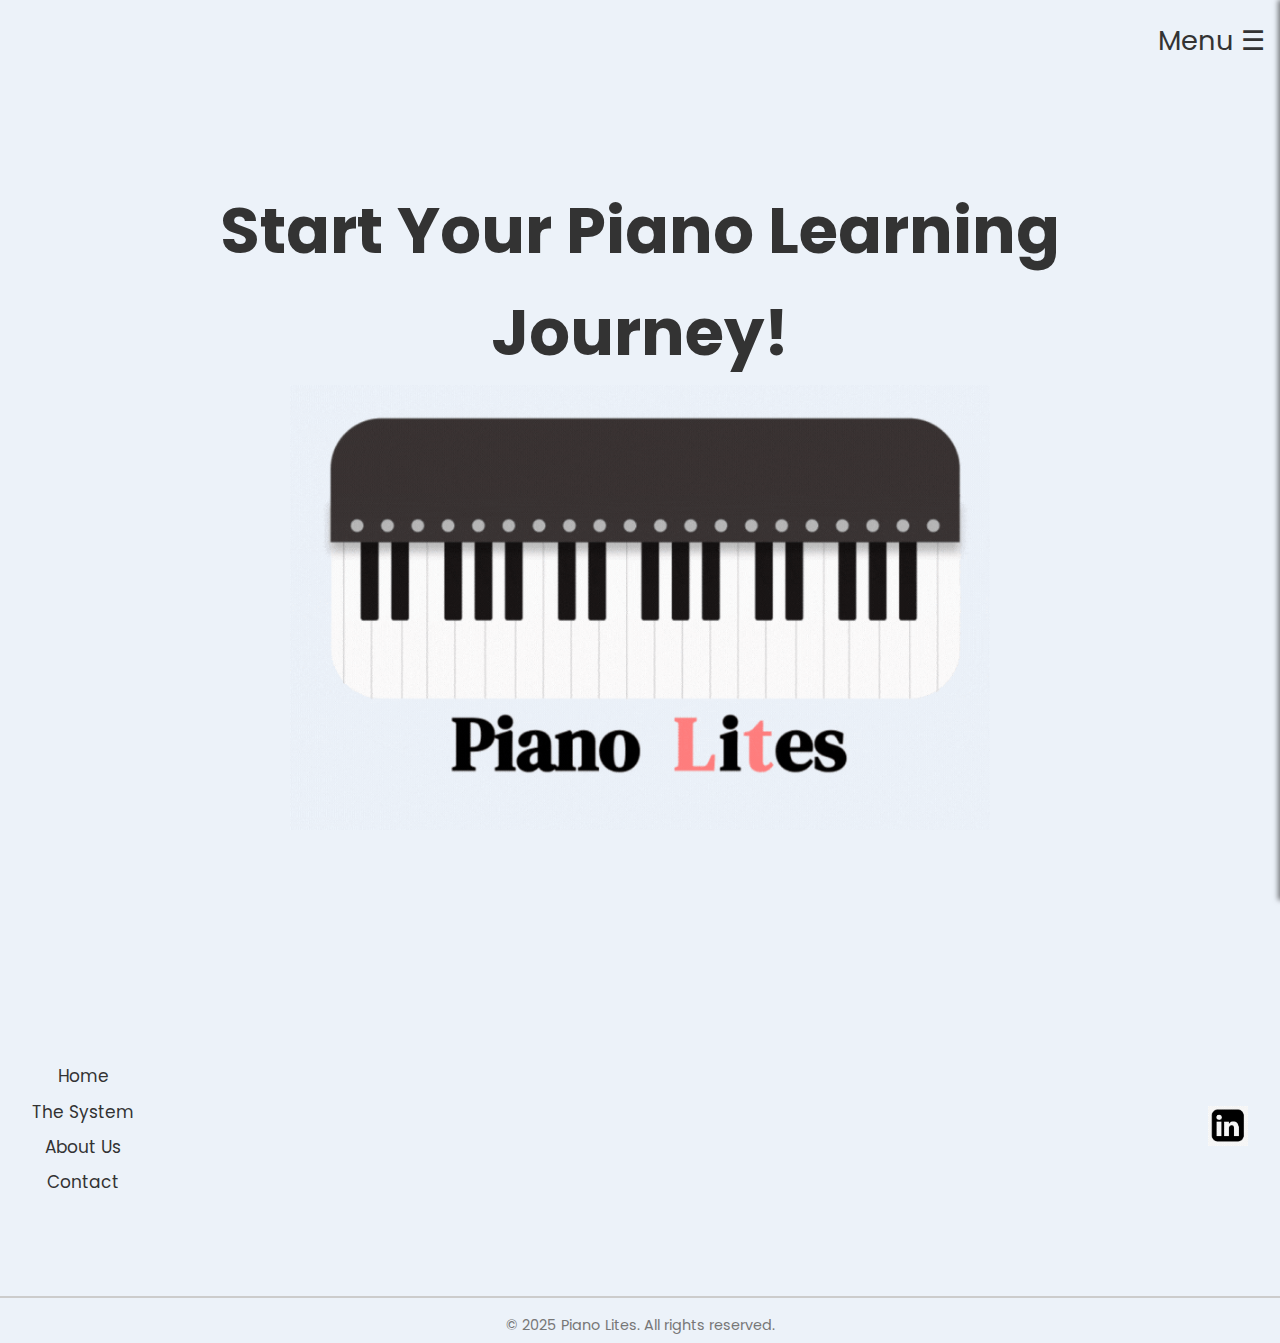
<file: index.html>
<!DOCTYPE html>
<html lang="en">
<head>
    <meta charset="UTF-8" />
    <meta name="viewport" content="width=device-width, initial-scale=1.0" />
    <link href="https://fonts.googleapis.com/css2?family=DM+Serif+Display&display=swap" rel="stylesheet">
    <link href="https://fonts.googleapis.com/css2?family=Poppins:wght@400;500;600&display=swap" rel="stylesheet">
    <link href="style.css" rel="stylesheet">
    <link rel="icon" type="image/x-icon" href="logo.png">

<!--    <link rel="stylesheet" href="https://maxcdn.bootstrapcdn.com/bootstrap/3.4.1/css/bootstrap.min.css">-->

<!--    &lt;!&ndash; jQuery library &ndash;&gt;-->
<!--    <script src="https://ajax.googleapis.com/ajax/libs/jquery/3.7.1/jquery.min.js"></script>-->

<!--    &lt;!&ndash; Latest compiled JavaScript &ndash;&gt;-->
<!--    <script src="https://maxcdn.bootstrapcdn.com/bootstrap/3.4.1/js/bootstrap.min.js"></script>-->
    <title>Piano Lites</title>
</head>
<body>
<style>
    .big {
        margin-top: 3rem;
        font-size: 4rem;
        margin-bottom: 0;
    }

    @media (max-width: 1000px) {
        .big {
            font-size: 2.7rem;
        }
    }

    @media (max-width: 800px) {
        .big {
            font-size: 2.2rem;
        }
    }




    /*@media (max-width: 1000px) {*/
    /*    .big {*/
    /*        font-size: 3.5rem;*/
    /*    }*/
    /*}*/

    /*.centered-gif {*/
    /*    margin-top: -40px;*/
    /*}*/

</style>
<header class="index-header">

<!--    <nav class="header-nav">-->
<!--        <ul>-->
<!--            <li><a href="home.html">Home</a></li>-->
<!--            <li><a href="thesystem.html">The System</a></li>-->
<!--            <li><a href="aboutus.html">About us</a></li>-->
<!--            <li><a href="contact.html">Contact</a></li>-->
<!--        </ul>-->
<!--    </nav>-->
    <button class="menu-toggle-index" onclick="toggleMenu()">Menu ☰</button>
</header>
<div id="side-menu" class="side-menu">
    <button class="close-menu" onclick="toggleMenu()">×</button>
    <ul>
        <li><a href="home.html">Home</a></li>
        <li><a href="thesystem.html">The System</a></li>
        <li><a href="aboutus.html">About us</a></li>
        <li><a href="contact.html">Contact</a></li>
    </ul>
</div>
<div class="container">
    <section>
        <h1 class="title big" >Start Your Piano Learning Journey!</h1>
        <img src=Untitleddesign-ezgif.com-crop.gif class="centered-gif">
    </section>

</div>

<footer>
    <div class="footer-container">
        <!-- Quick Links on the Left -->
        <div class="footer-left">
            <ul>
                <li><a href="thesystem.html">Home</a></li>
                <li><a href="thesystem.html">The System</a></li>
                <li><a href="aboutus.html">About Us</a></li>
                <li><a href="contact.html">Contact</a></li>
            </ul>
        </div>

        <!-- Logo in the Middle -->


        <!-- LinkedIn on the Right -->
        <div class="footer-right">
            <a href="https://www.linkedin.com/company/piano-lites/about/ target=" target="_blank">
                <img src="linkedin.png" alt="LinkedIn" class="linkedin-icon">
            </a>
        </div>
    </div>
    <hr style="border: 1px solid #ccc; margin: 1rem 0;">
    <p style="padding-bottom: 0.4rem;">&copy; 2025 Piano Lites. All rights reserved.</p>
</footer>
<script>
    function toggleMenu() {
        var sideMenu = document.getElementById('side-menu');
        sideMenu.classList.toggle('open');
    }
</script>
</body>
</html>
</file>
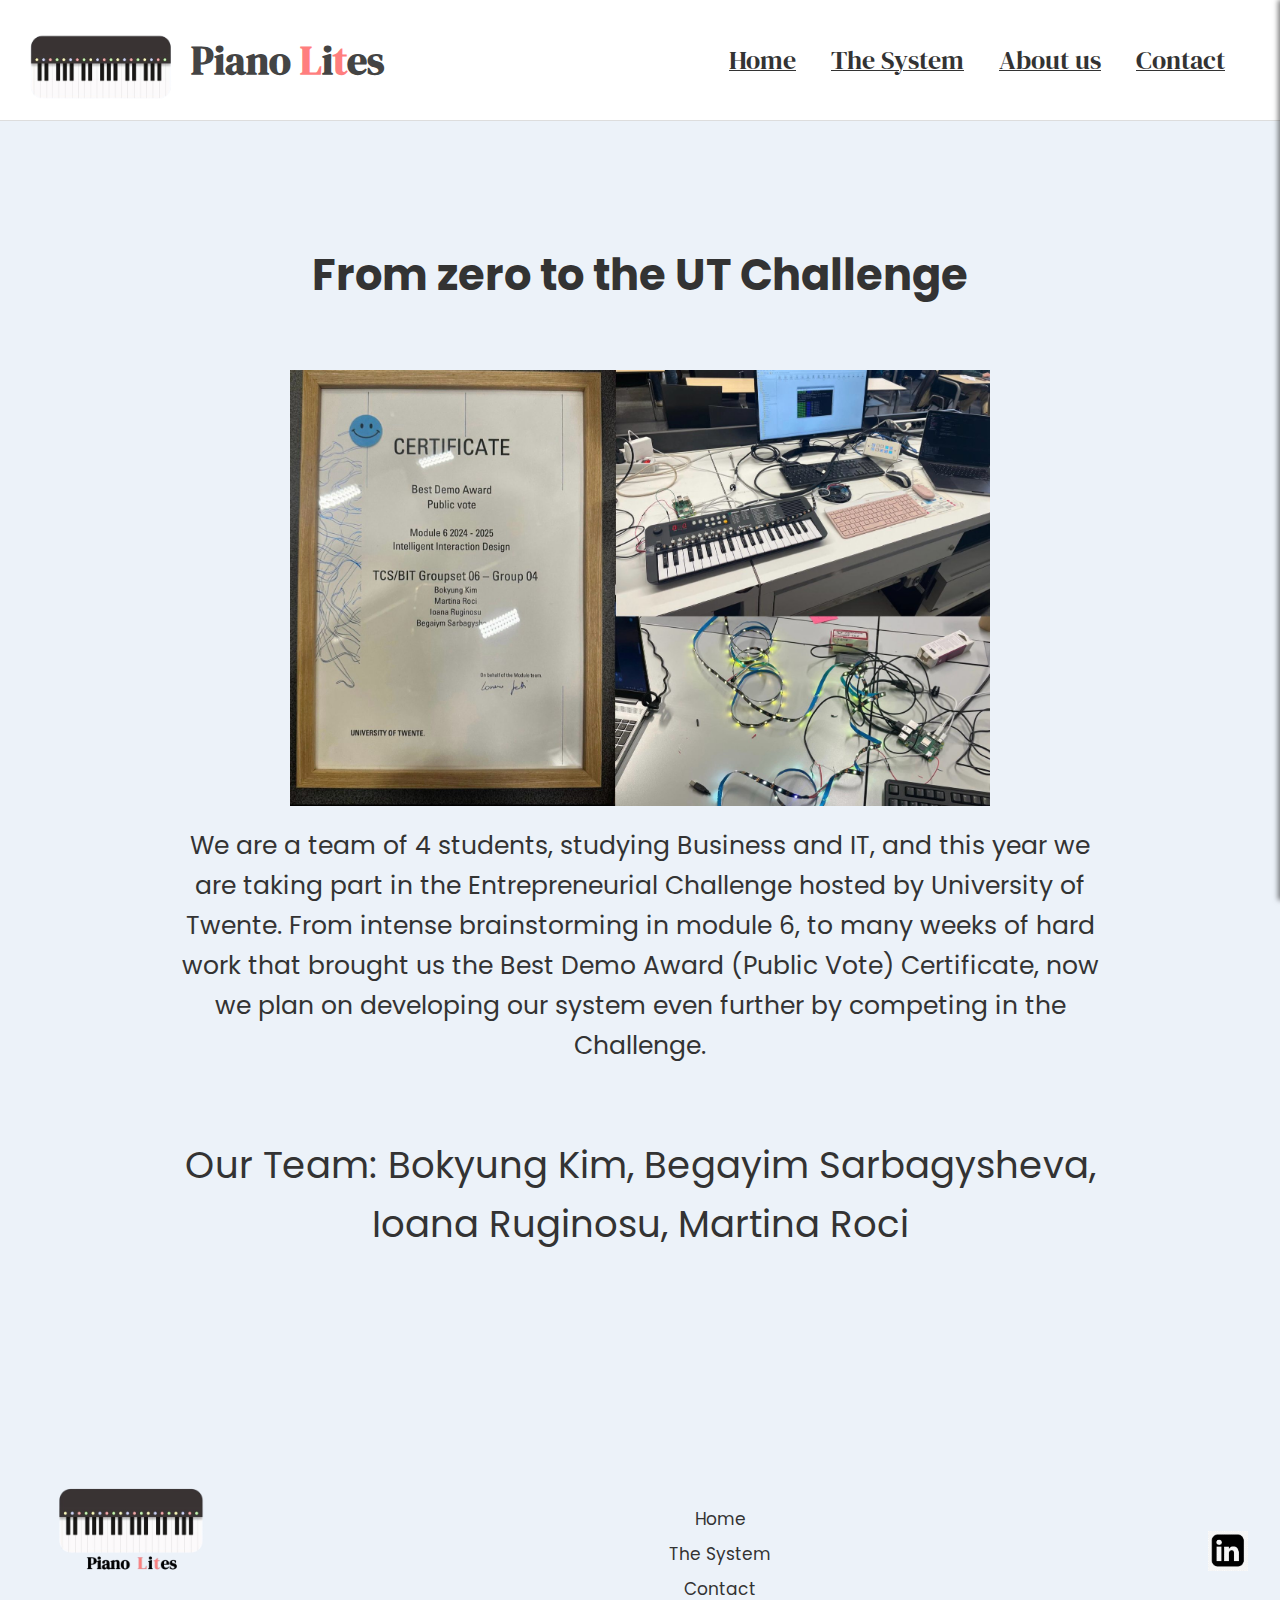
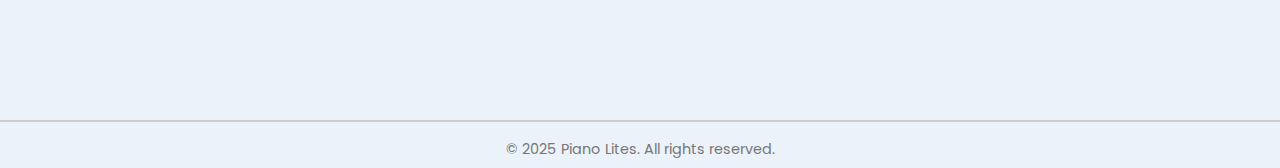
<file: aboutus.html>
<!DOCTYPE html>
<html lang="en">
<head>
  <meta charset="UTF-8" />
  <meta name="viewport" content="width=device-width, initial-scale=1.0" />
  <link href="https://fonts.googleapis.com/css2?family=DM+Serif+Display&display=swap" rel="stylesheet">
  <link href="https://fonts.googleapis.com/css2?family=Poppins:wght@400;500;600&display=swap" rel="stylesheet">
  <link href="style.css" rel="stylesheet">
  <link rel="icon" type="image/x-icon" href="logo.png">
  <title>Piano Lites | About Us</title>
</head>
<body>
<header>
  <div class="header-left">
    <img src="logo.png" alt="Project Logo" class="logo" onclick="window.location.href='index.html'" style="cursor: pointer;"/>
    <h1>Piano <span class="red">L</span>i<span class="red">t</span>es</h1>
  </div>
  <!-- Regular navigation (visible on larger screens) -->
  <div class="header-right">
    <nav class="header-nav">
      <ul>
        <li><a href="home.html">Home</a></li>
        <li><a href="thesystem.html">The System</a></li>
        <li><a href="aboutus.html">About us</a></li>
        <li><a href="contact.html">Contact</a></li>
      </ul>
    </nav>
    <!-- Hamburger button (visible on smaller screens) -->
    <button class="menu-toggle" onclick="toggleMenu()">☰</button>
  </div>
</header>

<!-- Side Menu for Smaller Screens -->
<div id="side-menu" class="side-menu">
  <button class="close-menu" onclick="toggleMenu()">×</button>
  <ul>
    <li><a href="home.html">Home</a></li>
    <li><a href="thesystem.html">The System</a></li>
    <li><a href="aboutus.html">About us</a></li>
    <li><a href="contact.html">Contact</a></li>
  </ul>
</div>
    <div class="container">
      <section class="section">
        <h1 class="title">From zero to the UT Challenge</h1>
        <img class="about-us-img"  src="aboutus-picture.jpeg">
        <p class="text">We are a team of 4 students, studying Business and IT, and this year we are taking part in the Entrepreneurial Challenge hosted by University of Twente. From intense brainstorming in module 6, to many weeks of hard work that brought us the Best Demo Award (Public Vote) Certificate, now we plan on developing our system even further by competing in the Challenge.</p>
      </section>
      <section>
        <p class="bigger">Our Team: <a>Bokyung Kim</a>, <a>Begayim Sarbagysheva</a>, <a>Ioana Ruginosu</a>, <a>Martina Roci</a></p>
      </section>
    </div>
<footer>
  <div class="footer-container">
    <div class="footer-logo">
      <img style="width: 200px" src="logo2.png" alt="Piano Lites Logo" class="footer-logo-img">
    </div>
    <!-- Quick Links on the Left -->
    <div class="footer-left">
      <ul>
        <li><a href="thesystem.html">Home</a></li>
        <li><a href="thesystem.html">The System</a></li>
        <li><a href="contact.html">Contact</a></li>
      </ul>
    </div>

    <!-- Logo in the Middle -->


    <!-- LinkedIn on the Right -->
    <div class="footer-right">
      <a href="https://www.linkedin.com/company/piano-lites/about/ target=" target="_blank">
        <img src="linkedin.png" alt="LinkedIn" class="linkedin-icon">
      </a>
    </div>
  </div>
  <hr style="border: 1px solid #ccc; margin: 1rem 0;">
  <p style="padding-bottom: 0.4rem;">&copy; 2025 Piano Lites. All rights reserved.</p>
</footer>

<script>
  function toggleMenu() {
    var sideMenu = document.getElementById('side-menu');
    sideMenu.classList.toggle('open');
  }
</script>
</body>
</html>
</file>
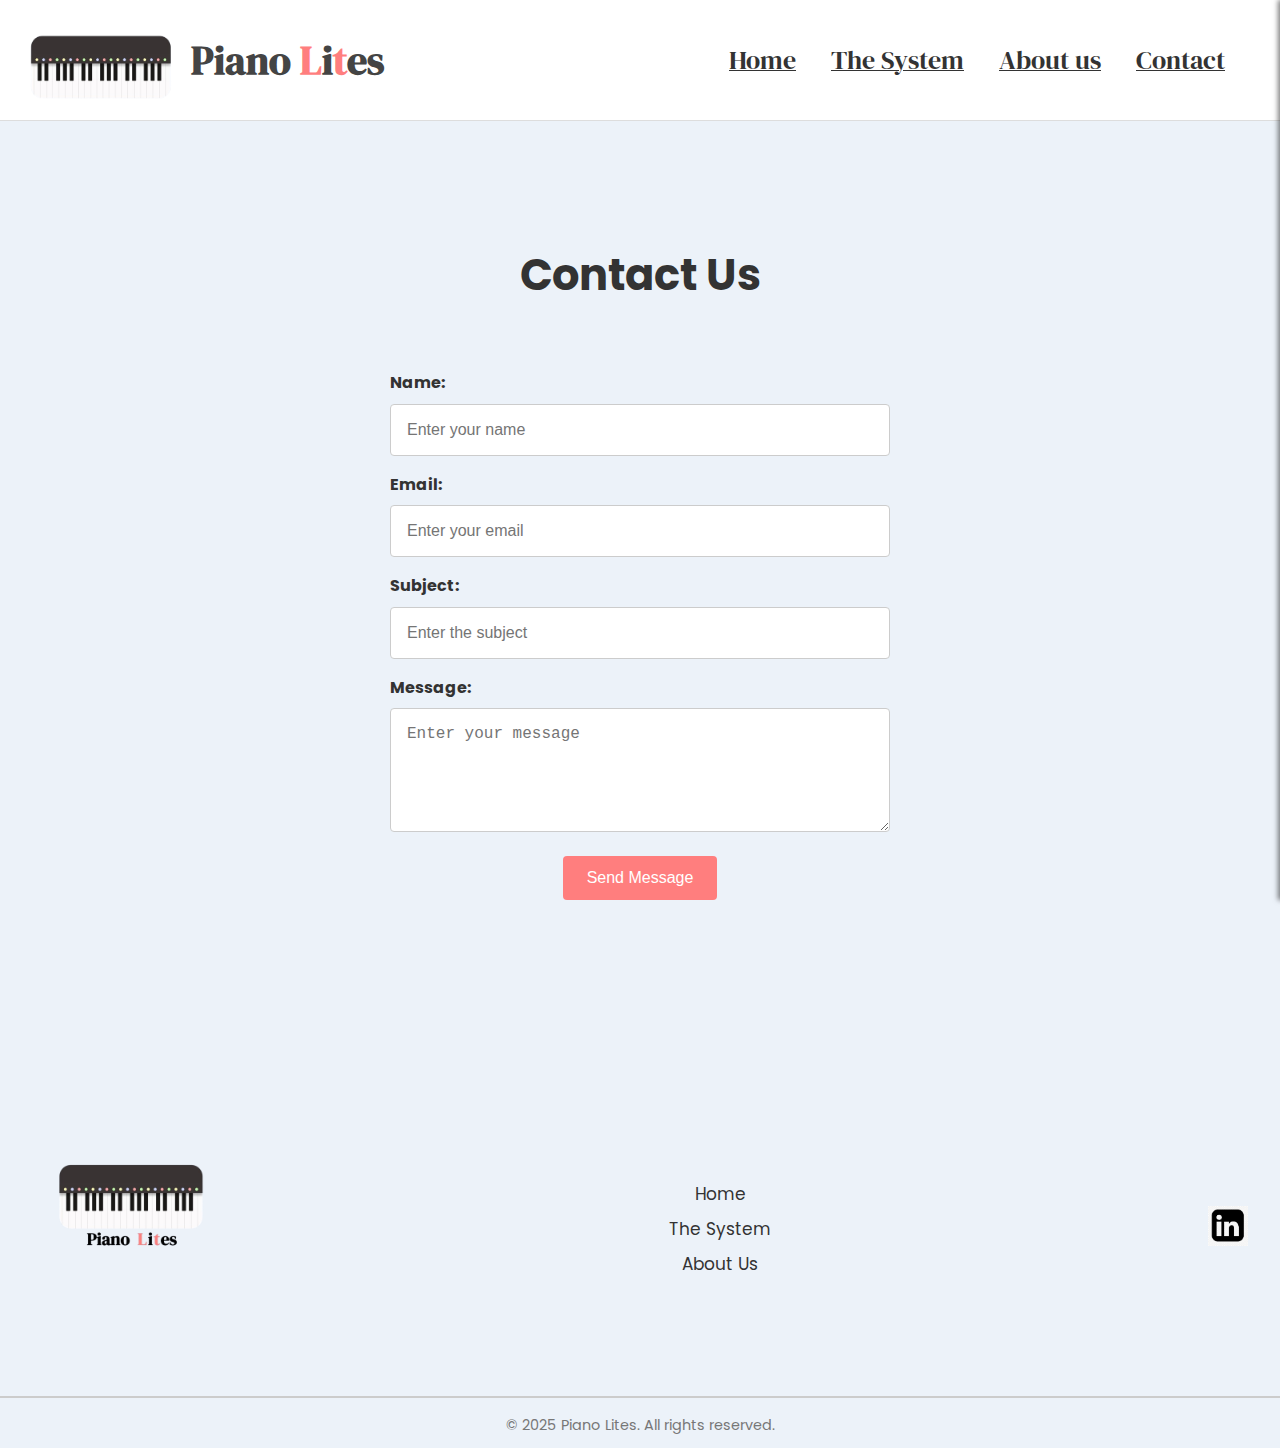
<file: contact.html>
<!DOCTYPE html>
<html lang="en">
<head>
  <meta charset="UTF-8" />
  <meta name="viewport" content="width=device-width, initial-scale=1.0" />
  <link href="https://fonts.googleapis.com/css2?family=DM+Serif+Display&display=swap" rel="stylesheet">
  <link href="https://fonts.googleapis.com/css2?family=Poppins:wght@400;500;600&display=swap" rel="stylesheet">
  <link href="style.css" rel="stylesheet">
  <link rel="icon" type="image/x-icon" href="logo.png">
  <title>Piano Lites | Contact</title>
</head>
<body>
<header>
  <div class="header-left">
    <img src="logo.png" alt="Project Logo" class="logo" onclick="window.location.href='index.html'" style="cursor: pointer;"/>
    <h1>Piano <span class="red">L</span>i<span class="red">t</span>es</h1>
  </div>
  <!-- Regular navigation (visible on larger screens) -->
  <div class="header-right">
    <nav class="header-nav">
      <ul>
        <li><a href="home.html">Home</a></li>
        <li><a href="thesystem.html">The System</a></li>
        <li><a href="aboutus.html">About us</a></li>
        <li><a href="contact.html">Contact</a></li>
      </ul>
    </nav>
    <!-- Hamburger button (visible on smaller screens) -->
    <button class="menu-toggle" onclick="toggleMenu()">☰</button>
  </div>
</header>


<!-- Side Menu for Smaller Screens -->
<div id="side-menu" class="side-menu">
  <button class="close-menu" onclick="toggleMenu()">×</button>
  <ul>
    <li><a href="home.html">Home</a></li>
    <li><a href="thesystem.html">The System</a></li>
    <li><a href="aboutus.html">About us</a></li>
    <li><a href="contact.html">Contact</a></li>
  </ul>
</div>
<div class="container">
  <div class="contact-form">
  <section class="section">

  <h2 class="title">Contact Us</h2>
  <form action="#" method="POST" class="contact-form">
    <div class="form-group">
      <label for="name">Name:</label>
      <input type="text" id="name" name="name" required placeholder="Enter your name" />
    </div>
    <div class="form-group">
      <label for="email">Email:</label>
      <input type="email" id="email" name="email" required placeholder="Enter your email" />
    </div>
    <div class="form-group">
      <label for="subject">Subject:</label>
      <input type="text" id="subject" name="subject" required placeholder="Enter the subject" />
    </div>
    <div class="form-group">
      <label for="message">Message:</label>
      <textarea id="message" name="message" required placeholder="Enter your message" rows="5"></textarea>
    </div>
    <button type="submit" class="submit-button">Send Message</button>
  </form>
</section>
</div>
</div>
<footer>
  <div class="footer-container">
    <div class="footer-logo">
      <img style="width: 200px" src="logo2.png" alt="Piano Lites Logo" class="footer-logo-img">
    </div>
    <!-- Quick Links on the Left -->
    <div class="footer-left">
      <ul>
        <li><a href="home.html">Home</a></li>
        <li><a href="thesystem.html">The System</a></li>
        <li><a href="aboutus.html">About Us</a></li>
      </ul>
    </div>

    <!-- Logo in the Middle -->


    <!-- LinkedIn on the Right -->
    <div class="footer-right">
      <a href="https://www.linkedin.com/company/piano-lites/about/ target=" target="_blank">
        <img src="linkedin.png" alt="LinkedIn" class="linkedin-icon">
      </a>
    </div>
  </div>
  <hr style="border: 1px solid #ccc; margin: 1rem 0;">
  <p style="padding-bottom: 0.4rem;">&copy; 2025 Piano Lites. All rights reserved.</p>
</footer>

<script>
  function toggleMenu() {
    var sideMenu = document.getElementById('side-menu');
    sideMenu.classList.toggle('open');
  }
</script>
</body>
</html>
</file>
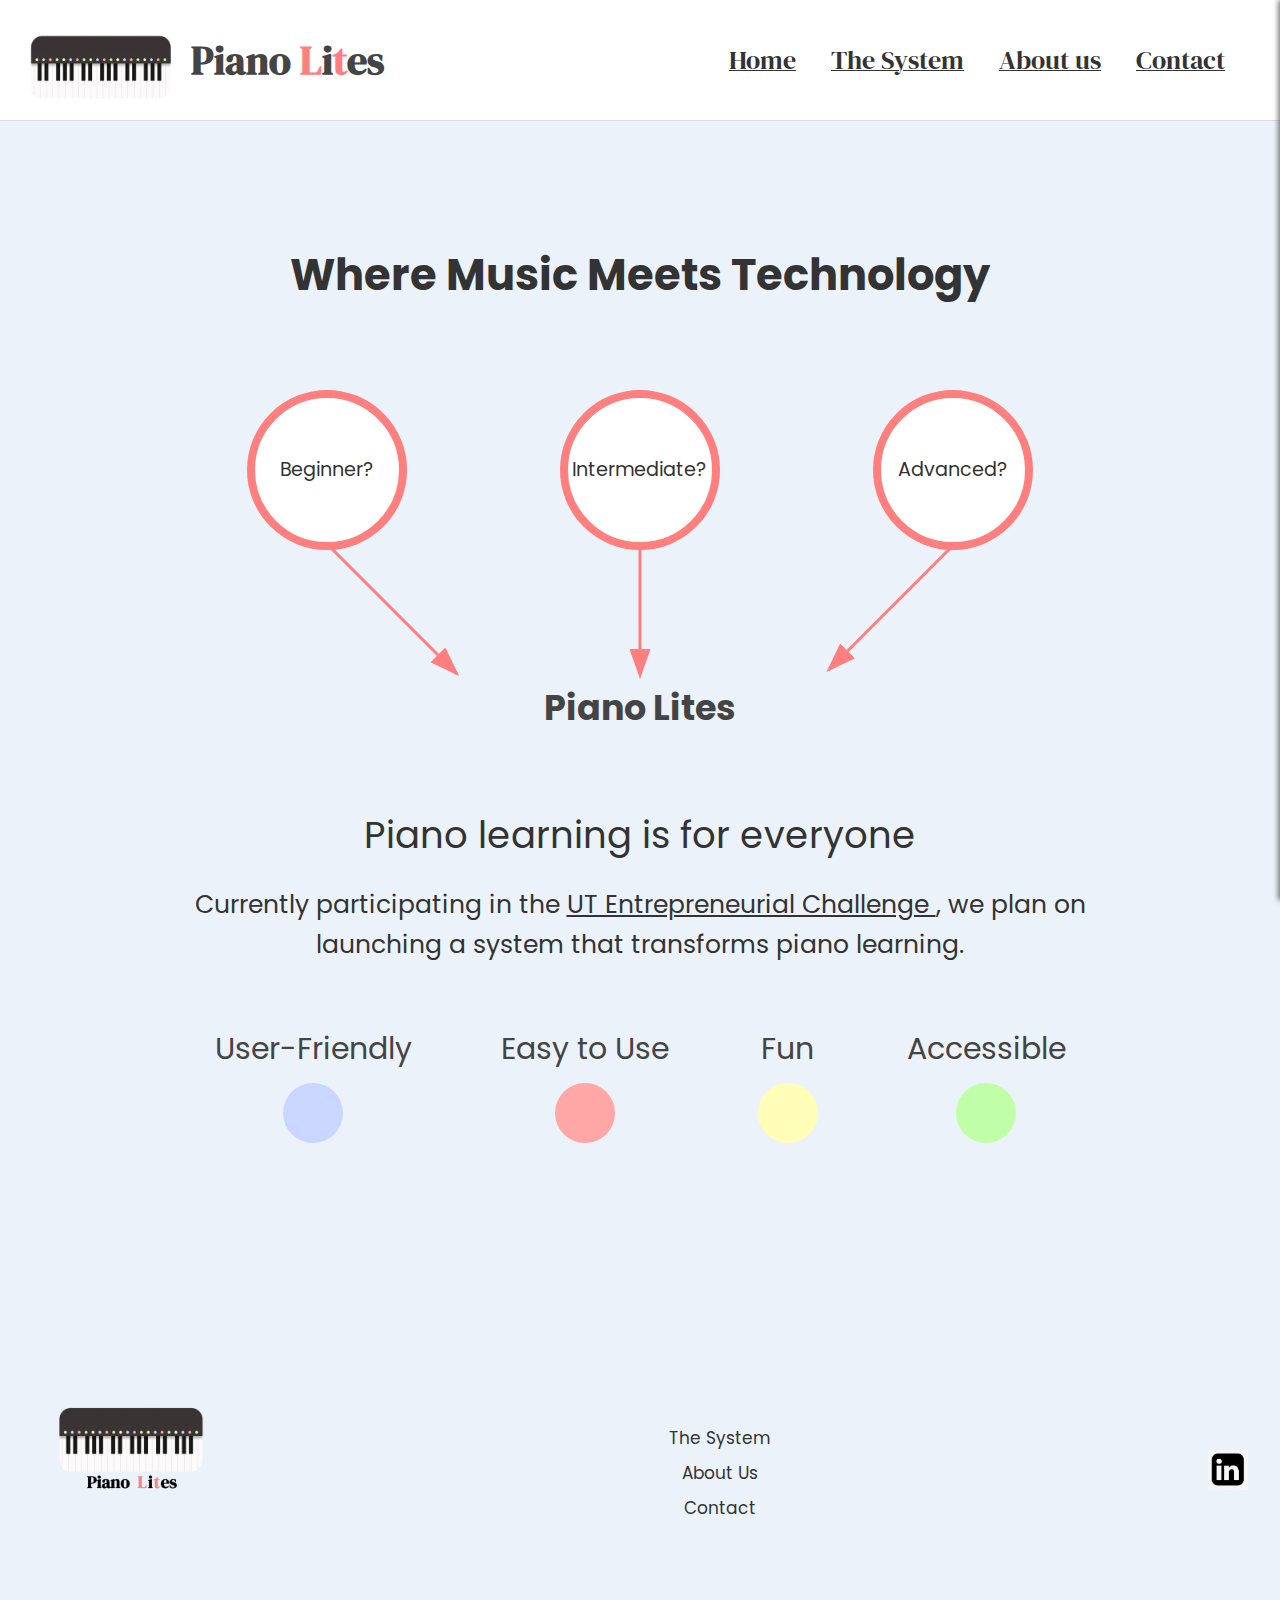
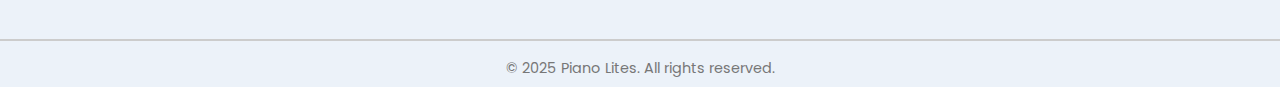
<file: home.html>
<!DOCTYPE html>
<html lang="en">
<head>
  <meta charset="UTF-8" />
  <meta name="viewport" content="width=device-width, initial-scale=1.0" />
  <link href="https://fonts.googleapis.com/css2?family=DM+Serif+Display&display=swap" rel="stylesheet">
  <link href="https://fonts.googleapis.com/css2?family=Poppins:wght@400;500;600&display=swap" rel="stylesheet">
  <link href="style.css" rel="stylesheet">
  <link rel="icon" type="image/x-icon" href="logo.png">
  <title>Piano Lites | Home</title>
</head>
<body>
<header>
  <div class="header-left">
    <img src="logo.png" alt="Project Logo" class="logo" onclick="window.location.href='index.html'" style="cursor: pointer;"/>
    <h1>Piano <span class="red">L</span>i<span class="red">t</span>es</h1>
  </div>
  <!-- Regular navigation (visible on larger screens) -->
  <div class="header-right">
    <nav class="header-nav">
      <ul>
        <li><a href="home.html">Home</a></li>
        <li><a href="thesystem.html">The System</a></li>
        <li><a href="aboutus.html">About us</a></li>
        <li><a href="contact.html">Contact</a></li>
      </ul>
    </nav>
    <!-- Hamburger button (visible on smaller screens) -->
    <button class="menu-toggle" onclick="toggleMenu()">☰</button>
  </div>
</header>

<!-- Side Menu for Smaller Screens -->
<div id="side-menu" class="side-menu">
  <button class="close-menu" onclick="toggleMenu()">×</button>
  <ul>
    <li><a href="home.html">Home</a></li>
    <li><a href="thesystem.html">The System</a></li>
    <li><a href="aboutus.html">About us</a></li>
    <li><a href="contact.html">Contact</a></li>
  </ul>
</div>
<div class="container">
  <section class="section">
    <h1 class="title">Where Music Meets Technology</h1>
    <div class="circles-container">
      <!-- Left Circle with 45° Down-Right Arrow -->
      <div class="circle-wrapper">
        <div class="circle">Beginner?</div>
        <div class="arrow-container left">
          <svg style="transform: translate(5px, -11px);" width="180" height="140" xmlns="http://www.w3.org/2000/svg">
            <defs>
              <marker id="arrowhead" markerWidth="10" markerHeight="10" refX="9" refY="3.5" orient="auto">
                <polygon points="0 0, 10 3.5, 0 7" fill="#FF7E7E"/>
              </marker>
            </defs>
            <line x1="50" y1="0" x2="175" y2="125" stroke="#FF7E7E" stroke-width="3" marker-end="url(#arrowhead)"/>
          </svg>
        </div>
      </div>
      <!-- Center Circle with Vertical Arrow -->
      <div class="circle-wrapper">
        <div class="circle">Intermediate?</div>
        <div class="arrow-container mid">
          <svg style="transform: translateY(-11px);" width="70" height="140" xmlns="http://www.w3.org/2000/svg">
            <defs>
              <marker id="arrowhead-center" markerWidth="10" markerHeight="7" refX="0" refY="3.5" orient="auto">
                <polygon points="0 0, 10 3.5, 0 7" fill="#FF7E7E"/>
              </marker>
            </defs>
            <line x1="50" y1="0" x2="50" y2="100" stroke="#FF7E7E" stroke-width="3" marker-end="url(#arrowhead-center)"/>
          </svg>
        </div>
      </div>
      <!-- Right Circle with 45° Down-Left Arrow -->
      <div class="circle-wrapper">
        <div class="circle">Advanced?</div>
        <div class="arrow-container right">
          <svg style="transform: translate(-70px, -11px);" width="136" height="150" xmlns="http://www.w3.org/2000/svg">
            <defs>
              <marker id="arrowhead-right" markerWidth="10" markerHeight="7" refX="9" refY="3.5" orient="auto">
                <polygon points="0 0, 10 3.5, 0 7" fill="#FF7E7E"/>
              </marker>
            </defs>
            <line x1="135" y1="0" x2="10" y2="125" stroke="#FF7E7E" stroke-width="3" marker-end="url(#arrowhead-right)"/>
          </svg>
        </div>
      </div>
    </div>
    <div class="final-text">
      <p>Piano Lites</p>
    </div>
  </section>

  <!-- New Features Section with 4 Circles -->
  <section class="section features-section">
    <p class="bigger" >Piano learning is for everyone</p>
    <p class="text">
      Currently participating in the
      <a href="https://www.utchallenge.nl/" target="_blank" style="color: inherit; text-decoration: underline;">
        UT Entrepreneurial Challenge
      </a>, we plan on launching a system that transforms piano learning.
    </p>

    <div class="features-container">
      <div class="feature-wrapper">
        <p class="feature-label">User-Friendly</p>
        <div class="feature-circle first"></div>
      </div>
      <div class="feature-wrapper">
        <p class="feature-label">Easy to Use</p>
        <div class="feature-circle second"></div>
      </div>
      <div class="feature-wrapper">
        <p class="feature-label">Fun</p>
        <div class="feature-circle third"></div>
      </div>
      <div class="feature-wrapper">
        <p class="feature-label">Accessible</p>
        <div class="feature-circle fourth"></div>
      </div>
    </div>
  </section>
</div>
<footer>
  <div class="footer-container">
    <div class="footer-logo">
      <img style="width: 200px" src="logo2.png" alt="Piano Lites Logo" class="footer-logo-img">
    </div>
    <!-- Quick Links on the Left -->
    <div class="footer-left">
      <ul>
        <li><a href="thesystem.html">The System</a></li>
        <li><a href="aboutus.html">About Us</a></li>
        <li><a href="contact.html">Contact</a></li>
      </ul>
    </div>

    <!-- Logo in the Middle -->


    <!-- LinkedIn on the Right -->
    <div class="footer-right">
      <a href="https://www.linkedin.com/company/piano-lites/about/ target=" target="_blank">
        <img src="linkedin.png" alt="LinkedIn" class="linkedin-icon">
      </a>
    </div>
  </div>
  <hr style="border: 1px solid #ccc; margin: 1rem 0;">
  <p style="padding-bottom: 0.4rem;">&copy; 2025 Piano Lites. All rights reserved.</p>
</footer>

<script>
  function toggleMenu() {
    var sideMenu = document.getElementById('side-menu');
    sideMenu.classList.toggle('open');
  }
</script>
</body>
</html>
</file>
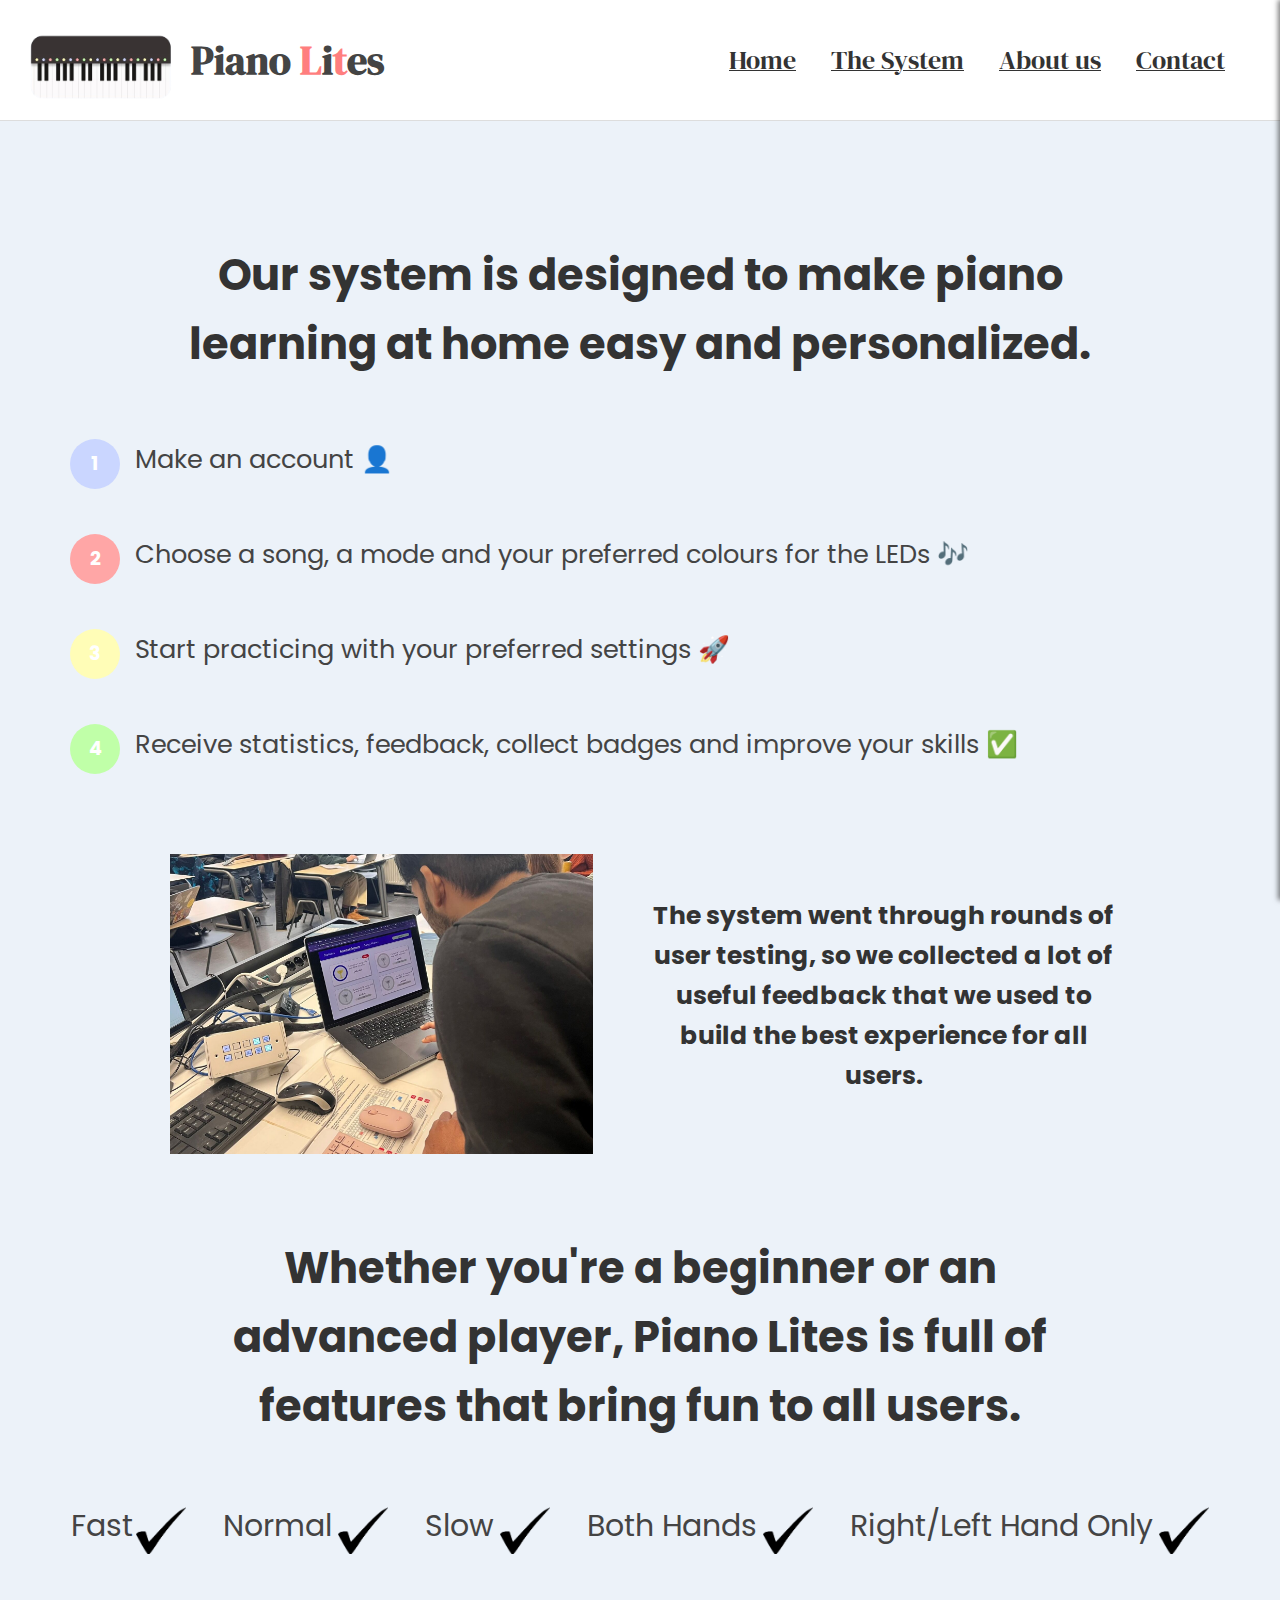
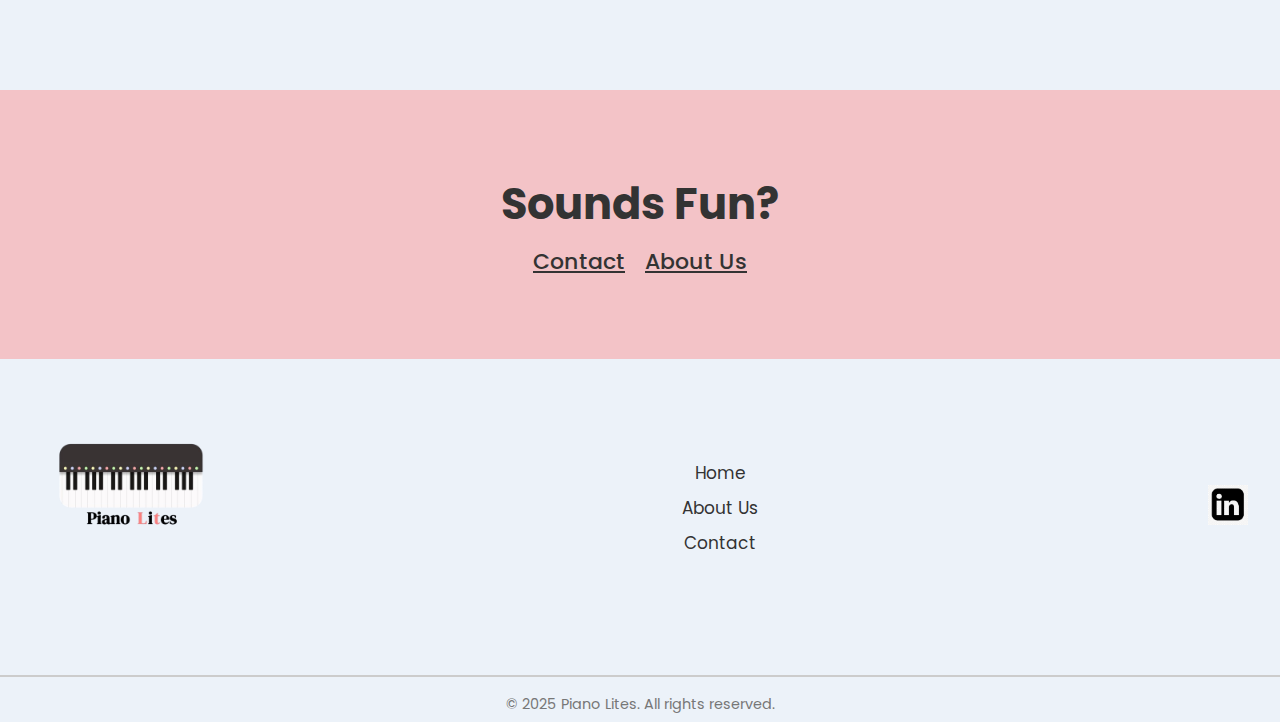
<file: thesystem.html>
<!DOCTYPE html>
<html lang="en">
<head>
    <meta charset="UTF-8" />
    <meta name="viewport" content="width=device-width, initial-scale=1.0" />
    <link href="https://fonts.googleapis.com/css2?family=DM+Serif+Display&display=swap" rel="stylesheet">
    <link href="https://fonts.googleapis.com/css2?family=Poppins:wght@400;500;600&display=swap" rel="stylesheet">
    <link href="style.css" rel="stylesheet">
    <link rel="icon" type="image/x-icon" href="logo.png">
    <title>Piano Lites | The System</title>
    <style>
        /* Remove default margin/padding if needed */
        footer, html, body {
            margin: 0;
            padding: 0;
        }

        /* Container and layout styles */
        .slider-section {
            display: flex;
            align-items: center;
            justify-content: space-between;
            margin: 2rem 0;
            margin-top: 80px;
            margin-bottom: 80px;
        }
        .slider {
            width: 45%;
            position: relative;
            overflow: hidden;
            height: 300px;
        }
        .slider .slide {
            position: absolute;
            width: 100%;
            height: 100%;
            opacity: 0;
            transition: opacity 1s ease-in-out;
        }
        .slider .slide.active {
            opacity: 1;
        }
        .slider .slide img {
            width: 100%;
            height: 100%;
            object-fit: cover;
        }
        .slider-text {
            width: 55%;
            padding: 1rem;
            font-family: 'Poppins', sans-serif;
        }

        /* Full-width colored section */
        .colored {
            background: rgba(255, 126, 126, 0.5);
            text-align: center;

        }
        .button-container {
            padding-bottom: 5rem;
        }
        /* Example button styling */

        .colored-button {
            display: inline-block;
            color: #333;
            text-decoration: underline;
            border-radius: 15px;
            margin: 0 0.5rem;
            font-weight: 500;
            transition: background-color 0.3s;
            font-size: 22px;
        }
        .colored h2.title {
            margin-bottom: 0.3rem; /* or 0 to remove completely */
            padding-top: 5rem;
        }

        .colored-button:hover {
            font-weight: bold;
        }
    </style>
</head>
<body>
<header>
    <div class="header-left">
        <img src="logo.png" alt="Project Logo" class="logo" onclick="window.location.href='index.html'" style="cursor: pointer;"/>
        <h1>Piano <span class="red">L</span>i<span class="red">t</span>es</h1>
    </div>
    <!-- Regular navigation (visible on larger screens) -->
    <div class="header-right">
        <nav class="header-nav">
            <ul>
                <li><a href="home.html">Home</a></li>
                <li><a href="thesystem.html">The System</a></li>
                <li><a href="aboutus.html">About us</a></li>
                <li><a href="contact.html">Contact</a></li>
            </ul>
        </nav>
        <!-- Hamburger button (visible on smaller screens) -->
        <button class="menu-toggle" onclick="toggleMenu()">☰</button>
    </div>
</header>

<!-- Side Menu for Smaller Screens -->
<div id="side-menu" class="side-menu">
    <button class="close-menu" onclick="toggleMenu()">×</button>
    <ul>
        <li><a href="home.html">Home</a></li>
        <li><a href="thesystem.html">The System</a></li>
        <li><a href="aboutus.html">About us</a></li>
        <li><a href="contact.html">Contact</a></li>
    </ul>
</div>
<div class="container">
    <section class="section">
        <h1 class="title">Our system is designed to make piano learning at home easy and personalized.</h1>
    </section>
    <!-- Steps Section -->
    <section class="steps">
        <div class="step">
            <div class="circle-step blue">1</div>
            <p class="step-text">Make an account 👤</p>
        </div>
        <div class="step">
            <div class="circle-step redd">2</div>
            <p class="step-text">Choose a song, a mode and your preferred colours for the LEDs 🎶</p>
        </div>
        <div class="step">
            <div class="circle-step yellow">3</div>
            <p class="step-text">Start practicing with your preferred settings 🚀</p>
        </div>
        <div class="step">
            <div class="circle-step green">4</div>
            <p class="step-text">Receive statistics, feedback, collect badges and improve your skills ✅</p>
        </div>
    </section>
    <!-- Slider with Text Section -->
    <section class="slider-section">
        <!-- Slider Container -->
        <div class="slider">
            <div class="slide active">
                <img src="1.jpeg" alt="Random Image 1">
            </div>
            <div class="slide">
                <img src="2.jpeg" alt="Random Image 2">
            </div>
            <div class="slide">
                <img src="3.jpeg" alt="Random Image 3">
            </div>
            <div class="slide">
                <img src="4.jpeg" alt="Random Image 3">
            </div>
            <div class="slide">
                <img src="5.jpeg" alt="Random Image 3">
            </div>
        </div>
        <!-- Text on the Right -->
        <div class="slider-text">
            <p style="font-weight: bold">
                The system went through rounds of user testing, so we collected a lot of useful feedback that we used to build the best experience for all users.
            </p>
        </div>
    </section>
    <section class="section">
        <h3 class="title">Whether you're a beginner or an advanced player, Piano Lites is full of features that bring fun to all users.</h3>
        <div class="features-container check">
            <div class="feature-wrapper">
                <div class="feature-text-and-icon">
                    <p class="feature-label">Fast</p>
                    <img style="margin-left: 0.2rem;" src="check.png" alt="check" class="feature-check-icon" />
                </div>
            </div>
            <div class="feature-wrapper">
                <div class="feature-text-and-icon">
                    <p class="feature-label">Normal</p>
                    <img src="check.png" alt="check" class="feature-check-icon" />
                </div>
            </div>
            <div class="feature-wrapper">
                <div class="feature-text-and-icon">
                    <p class="feature-label">Slow</p>
                    <img src="check.png" alt="check" class="feature-check-icon" />
                </div>
            </div>
            <div class="feature-wrapper">
                <div class="feature-text-and-icon">
                    <p class="feature-label">Both Hands</p>
                    <img src="check.png" alt="check" class="feature-check-icon" />
                </div>
            </div>
            <div class="feature-wrapper">
                <div class="feature-text-and-icon">
                    <p class="feature-label">Right/Left Hand Only</p>
                    <img src="check.png" alt="check" class="feature-check-icon" />
                </div>
            </div>
        </div>
    </section>
</div>

<!-- Full-width colored section with buttons -->
<section class="colored">
    <h2 class="title">Sounds Fun?</h2>
    <div class="button-container">
        <a href="contact.html" class="colored-button">Contact</a>
        <a href="aboutus.html" class="colored-button">About Us</a>
    </div>
</section>

<footer>
    <div class="footer-container">
        <div class="footer-logo">
            <img style="width: 200px" src="logo2.png" alt="Piano Lites Logo" class="footer-logo-img">
        </div>
        <!-- Quick Links on the Left -->
        <div class="footer-left">
            <ul>
                <li><a href="home.html">Home</a></li>
                <li><a href="aboutus.html">About Us</a></li>
                <li><a href="contact.html">Contact</a></li>
            </ul>
        </div>

        <!-- Logo in the Middle -->


        <!-- LinkedIn on the Right -->
        <div class="footer-right">
            <a href="https://www.linkedin.com/company/piano-lites/about/ target=" target="_blank">
                <img src="linkedin.png" alt="LinkedIn" class="linkedin-icon">
            </a>
        </div>
    </div>
    <hr style="border: 1px solid #ccc; margin: 1rem 0;">
    <p style="padding-bottom: 0.4rem;">&copy; 2025 Piano Lites. All rights reserved.</p>
</footer>


<script>
    // Simple JavaScript slider for the new slider section
    const slides = document.querySelectorAll('.slider .slide');
    let currentSlide = 0;
    setInterval(() => {
        slides[currentSlide].classList.remove('active');
        currentSlide = (currentSlide + 1) % slides.length;
        slides[currentSlide].classList.add('active');
    }, 3000);

    function toggleMenu() {
        var sideMenu = document.getElementById('side-menu');
        sideMenu.classList.toggle('open');
    }
</script>
</body>
</html>
</file>
<file: style.css>
/* Global Styles */
* {
    margin: 0;
    padding: 0;
    box-sizing: border-box;
}

body {
    font-family: 'Poppins', sans-serif;
    line-height: 1.6;
    background-color: #ECF2F9;
    color: #333;

}

footer {
    padding-top: 100px;
}

.centered-gif {
    display: block;
    margin: 0 auto;
    width: 100%;
    max-width: 700px;

}

/* Header Styles */
header {
    display: flex;
    align-items: center;
    justify-content: space-between;
    padding: 1.25rem 0; /* 20px 0 */
    background: #fff;
    margin-bottom: 1.25rem; /* 20px */
    border-bottom: 1px solid #ddd;
    font-family: 'DM Serif Display', serif;
}

.index-header {
    background: #ECF2F9;
    justify-content: right;
    margin-right: 15px;
    border-bottom: 0;
}



header h1 {
    font-size: 2.5rem;
    color: #444;
    margin-left: 0.625rem; /* 10px */
}

.header-left {
    display: flex;
    align-items: center;
}

.header-left .logo {
    max-height: 5rem; /* 80px */
    width: auto;
    margin-left: 1.5625rem; /* 25px */
}

.header-nav {
    margin-right: 1.5625rem; /* 25px */
    text-decoration: underline;
}

.header-nav ul {
    list-style: none;
    display: flex;
}

.header-nav ul li {
    margin-left: 1.25rem; /* 20px */
}

.header-nav ul li a {
    text-decoration: none;
    color: #333;
    font-size: 1.6rem;
    padding-right: 0.9375rem; /* 15px */
}

.header-nav ul li a:hover {
    color: #FF7E7E;
}


/* Container */
.container {
    width: 90%;
    max-width: 62.5rem; /* 1000px */
    margin: 0 auto;
    padding: 1.875rem; /* 30px */
}

/* Section & Typography */
.section {
    margin-bottom: 1.875rem; /* 30px */
}

.title {
    text-align: center;
    font-size: 2.7rem;
    margin-top: 4.375rem; /* 70px */
    margin-bottom: 3.75rem; /* 60px */
}

section h1 {
    text-align: center;
    font-size: 2.7rem;
    margin-bottom: 2.5rem; /* 40px */
}

section p {
    text-align: center;
    font-size: 2.1875rem; /* ~35px */
}

/* Steps Section */
.steps {
    margin-top: 3.75rem; /* 60px */
    margin-left: -6.25rem; /* -100px */
}

.step {
    display: flex;

    margin-bottom: 2.8125rem; /* 45px */
}

.circle-step {
    width: 3.125rem; /* 50px */
    height: 3.125rem;
    border-radius: 50%;
    color: #fff;
    font-size: 1.2rem;
    font-weight: bold;
    text-align: center;
    line-height: 3.125rem;
    margin-right: 0.9375rem; /* 15px */
    flex-shrink: 0;
}

.blue  { background: #CAD6FF; }
.redd  { background: #FFA6A6; }
.yellow { background: #FFFDB7; }
.green { background: #C0FFA8; }

.step-text {
    font-size: 1.6rem;
    color: #444;
}


/* Footer */
footer {
    text-align: center;
    font-size: 0.9rem;
    color: #777;
    margin-top: 1.25rem; /* 20px */
}


.red {
    color: #FF7E7E;
}
section.colored {
    background: rgba(255, 126, 126, 0.4);
    padding: 0;
}
.slider-section {
    display: flex;
    align-items: center;
    justify-content: space-between;
    flex-shrink: 0;

}
.slider {
    position: relative;
    overflow: hidden;
    flex: 0 0 auto;  /* Prevents the slider from growing or shrinking */
    min-width: 300px;
    width: 100%;
}
.slider .slide {
    flex-shrink: 0;
    display: none;
    position: absolute;
    top: 0;
    left: 0;
    width: 100%;
    transition: opacity 1s ease-in-out;
}
.slider .slide.active {
    display: block;
}
.slider img {
    width: 100%;
    height: auto;
    display: block;
    flex-shrink: 0;
}
.slider-text {
    width: 100%;
    margin-left: 2rem;
    font-family: 'Poppins', sans-serif;
    flex: 0 0 auto; /* Prevents both growing and shrinking */
    min-width: 350px;
}
.slider-text p {
    font-size: 25px;
    margin-bottom: 1rem;

}

/* Circles Section */
.circles-container {
    display: flex;
    justify-content: space-around;
    align-items: flex-start;
    margin-top: 5rem; /* 80px */
}

.circle-wrapper {
    display: flex;
    flex-direction: column;
    align-items: center;
}

.circle {
    width: 10rem; /* 160px */
    height: 10rem;
    border-radius: 50%;
    background-color: #fff;
    border: 0.5rem solid #FF7E7E; /* 8px */
    display: flex;
    align-items: center;
    justify-content: center;
    font-size: 1.2rem;
    text-align: center;
    margin-bottom: 0.625rem; /* 10px */
}

.arrow-container {
    width: 6.25rem; /* 100px */
    height: 6.25rem;
}

.final-text {
    text-align: center;
    font-size: 2.5rem;
    margin-top: 1.25rem; /* 20px */
    font-family: 'Poppins', serif;
    color: #444;
    font-weight: bold;
}

/* New Features Section */
.features-container {
    display: flex;
    justify-content: space-around;
    align-items: center;
    margin-top: 3.75rem; /* 60px */
}

.features-container.check {
    gap: 2.3rem;
    justify-content: center;
}

.feature-wrapper {
    display: flex;
    flex-direction: column;
    align-items: center;
    white-space: nowrap;
}

.feature-label {
    margin-bottom: 0.625rem; /* 10px */
    font-size: 1.2rem;
    color: #444;
    font-family: 'Poppins', sans-serif;
}

.feature-circle {
    width: 3.75rem; /* 60px */
    height: 3.75rem;
    border-radius: 50%;
    display: flex;
    align-items: center;
    justify-content: center;
    animation: blink 2s infinite;
}

.feature-circle.first {
    background: #CAD6FF;
    animation-delay: 0s;
}

.feature-circle.second {
    background: #FFA6A6;
    animation-delay: 0.5s;
}

.feature-circle.third {
    background: #FFFDB7;
    animation-delay: 1s;
}

.feature-circle.fourth {
    background: #C0FFA8;
    animation-delay: 1.5s;
}
.feature-text-and-icon {
    display: flex;
    align-items: center;
    justify-content: space-between;
}
.feature-check-icon {
    margin-left: 0.4rem; /* adjust as needed */
    width: 50px;
}
.feature-label {
    font-size: 30px;
}

.footer-container {
    height: 300px;
    display: flex;
    justify-content: space-between;
    align-items: center;
    padding: 1rem 2rem;
    color: white;

}

/* Left section with quick links */
.footer-left ul {
    list-style: none;
    padding: 0;
}

.footer-left li {
    margin: 0.5rem 0;
}

.footer-left a {
    color: #333;
    text-decoration: none;
    font-size: 17px;
    text-align: center;
}

.footer-left a:hover {
    text-decoration: underline;
}

/* Logo in the center */
.footer-logo {
    text-align: right;
}

.footer-logo-img {
    width: 140px; /* Adjust size as needed */
    margin-top: -35px;
}

/* Right section with LinkedIn icon */
.footer-right a {
    color: white;
}

.linkedin-icon {
    width: 40px; /* Adjust size as needed */
}

/* Contact Form Styling */


.contact-form-section h2 {
    text-align: center;
    margin-bottom: 2rem;
    font-family: 'DM Serif Display', serif;
    font-size: 2rem;
}

.contact-form {
    display: flex;
    flex-direction: column;
    align-items: center; /* Center align the form elements */
    justify-content: center;
}

.form-group {
    margin-bottom: 1rem;
}

label {
    font-weight: bold;
    margin-bottom: 0.5rem;
    display: block;
}

input, textarea {
    width: 500px;
    padding: 1rem;
    font-size: 1rem;
    border: 1px solid #ccc;
    border-radius: 4px;
    box-sizing: border-box;
}

textarea {
    resize: vertical;
}

.submit-button {
    padding: 0.8rem 1.5rem; /* Reduced padding */
    background-color: #FF7E7E;
    color: white;
    border: none;
    border-radius: 4px;
    cursor: pointer;
    font-size: 1rem; /* Adjust font size if needed */
    width: auto; /* Let the width adjust based on content */


    text-align: center;
}

.text {
    font-size: 25px;
    margin-top: 20px;
}

.bigger {
    margin-top: 70px;
    font-size: 37px;
}


.submit-button:hover {
    background-color: #ec7777;
}

.right {
    transform: translate(-14.5px, -4px);
}

.about-us-img {
    width: 100%;
    max-width: 700px;
    display: block;
    margin: 0 auto;

}

/* Hamburger button styling */
.menu-toggle {
    display: none; /* Hidden by default on larger screens */
    background: none;
    border: none;
    font-size: 2rem;
    cursor: pointer;
    color: #333333;
}
.menu-toggle-index {
    display: block; /* Hidden by default on larger screens */
    background: none;
    border: none;
    font-size: 1.7rem;
    cursor: pointer;
    font-family: 'Poppins', sans-serif;
    color: #333333;
}

/* Side Menu Styling */
.side-menu {
    position: fixed;
    top: 0;
    right: -250px; /* Hide off-canvas initially */
    width: 250px;
    height: 100%;
    background-color: #fff;
    box-shadow: -2px 0 5px rgba(0,0,0,0.5);
    transition: right 0.3s ease;
    z-index: 1000;
    padding: 1rem;
}

.side-menu.open {
    right: 0; /* Slide into view when open */
}

.side-menu ul {
    list-style: none;
    padding: 0;
    margin-top: 2rem;
}

.side-menu ul li {
    margin-bottom: 1.5rem;
}

.side-menu ul li a {
    text-decoration: none;
    color: #333;
    font-size: 1.2rem;
}

/* Close button styling for side menu */
.close-menu {
    background: none;
    border: none;
    font-size: 2rem;
    position: absolute;
    top: 1rem;
    right: 1rem;
    cursor: pointer;
}
.header-right {
    display: flex;
    align-items: center;
    margin-right: 15px;
}

/* Keyframes */
@keyframes blink {
    0%, 100% {
        filter: brightness(1);
    }
    50% {
        filter: brightness(0.7);
    }
}

/* Responsive Design for Smaller Screens */


@media (max-width: 1200px) {
    .steps {
        margin-left: 0;
    }

    /*.centered-gif {*/
    /*    width: 550px;*/
    /*    display: block;*/
    /*}*/

}

@media (max-width: 1000px) {
    /*header {*/
    /*    flex-direction: column;*/
    /*}*/
    .header-nav {
        margin-top: 0.9375rem; /* 15px */
    }
    /*.header-nav ul {*/
    /*    flex-direction: column;*/
    /*    align-items: center;*/
    /*}*/
    .header-nav ul li {
        margin: 0.625rem 0; /* 10px */
    }
    .header-nav ul li a {
        font-size: 20px;
    }
    header h1 {
        font-size: 1.7rem;
    }
    .header-left .logo {
        max-height: 3.75rem; /* 60px */
        margin-right: 0.625rem; /* 10px */
    }
    .features-container.check {
        display: flex;
        flex-wrap: wrap;
        justify-content: center;
    }


    input, textarea {
        width: 300px;

    }
    .slider-section {
        display: flex;
        flex-wrap: wrap;
        justify-content: center;
        align-items: center;  /* Added to center items horizontally */
        flex-direction: column;
    }
    .features-container {
        display: flex;
        flex-wrap: wrap;
        justify-content: center;
        flex-direction: column;
    }
    .slider-text.p {
        font-size: 15px;
    }


    /*.centered-gif {*/
    /*    width: 400px;*/
    /*    display: block;*/
    /*}*/

}

@media (max-width: 850px) {
    /*header {*/
    /*    flex-direction: column;*/
    /*}*/
    /*.header-nav {*/
    /*    margin-top: 0.9375rem; !* 15px *!*/
    /*}*/
    /*.header-nav ul {*/
    /*    flex-direction: column;*/
    /*    align-items: center;*/
    /*}*/
    /*.header-nav ul li {*/
    /*    margin: 0.625rem 0; !* 10px *!*/
    /*}*/
    /*.header-nav ul li a {*/
    /*    font-size: 20px;*/
    /*}*/
    .header-nav {
        display: none; /* Hide original menu on small screens */
    }
    .menu-toggle {
        display: block; /* Show hamburger button */
    }

    header h1 {
        font-size: 1.7rem;
    }
    .header-left .logo {
        max-height: 3.75rem; /* 60px */
        margin-right: 0.625rem; /* 10px */
    }
    .features-container.check {
        display: flex;
        flex-wrap: wrap;
        justify-content: center;
    }


    input, textarea {
        width: 300px;

    }
    .slider-section {
        display: flex;
        flex-wrap: wrap;
        justify-content: center;
        align-items: center;  /* Added to center items horizontally */
        flex-direction: column;
    }
    .features-container {
        display: flex;
        flex-wrap: wrap;
        justify-content: center;
        flex-direction: column;
    }
    .slider-text.p {
        font-size: 15px;
    }
}

@media (max-width: 600px) { /* 600px */
    .title {
        font-size: 1.7rem;
        margin-top: 4rem; /* 70px */
        margin-bottom: 3.2rem; /* 60px */
    }
    /*header {*/
    /*    flex-direction: column;*/
    /*}*/
    .header-nav {
        margin-top: 0.9375rem; /* 15px */
    }
    /*.header-nav ul {*/
    /*    flex-direction: column;*/
    /*    align-items: center;*/
    /*}*/
    .header-nav ul li {
        margin: 0.625rem 0; /* 10px */
    }


    header h1 {
        font-size: 1.7rem;
    }

    .menu-toggle-index {
        font-size: 1.5rem;
    }
    .header-left .logo {
        max-height: 3.3rem; /* 60px */
        margin-right: 0rem; /* 10px */
    }
    /*.container {*/
    /*    padding: 1.25rem; !* 20px *!*/
    /*}*/
    .circles-container,
    .features-container {
        gap: 1.25rem; /* 20px */

    }
    .step {

        /*align-items: normal;*/
    }
    .circle-step {
        width: 2rem;
        height: 2rem;
        margin-bottom: 0.625rem; /* 10px */
    }
    .slider-text-section {
        flex-direction: column;
    }

    .circle {
        width: 6rem; /* 160px */
        height: 6rem;
        font-size: 0.7rem;
        border: 0.35rem solid #FF7E7E; /* 8px */
    }

    .steps {
        margin-left: 0;
    }
    .step-text {
        font-size: 20px;
    }
    .circle-step {
        width: 2.8rem;
        height: 2.8rem;
        line-height: 2.8rem;
    }
    .slider-section {
        display: flex;
        flex-direction: column;
        align-items: center;
        justify-content: center;
    }
    .slider {
        min-width: 250px;    /* Allow it to shrink */
        width: 100%;     /* Use full container width */
        margin: 0 auto;  /* Center horizontally */
    }
    .slider-text {
        min-width: 250px;    /* Remove fixed min-width */
        width: 100%;     /* Use full container width */
        margin-left: 0;  /* Remove left offset */
        text-align: center;
    }
    .features-container {
        display: flex;
        flex-wrap: wrap;
        justify-content: center;
        flex-direction: column;
    }
    .slider-text p {
        font-size: 20px;
    }

    .right {
        transform: translate(-1px, -2px);
    }

    .left {
        transform: translate(-18px, -2px);
    }

    .feature-label {
        font-size: 25px;
    }

    .feature-check-icon {
        width: 30px;
    }

    .text {
        font-size: 19px;
    }

    .bigger {
        font-size: 30px;
    }

    .header-nav {
        display: none; /* Hide original menu on small screens */
    }
    .menu-toggle {
        display: block; /* Show hamburger button */
    }


    /*.slider {*/
    /*    width: 350px;*/
    /*}*/


    /*.centered-gif {*/
    /*    width: 350px;*/
    /*    display: block;*/
    /*    margin: 0 auto;*/
    /*}*/

}
</file>
